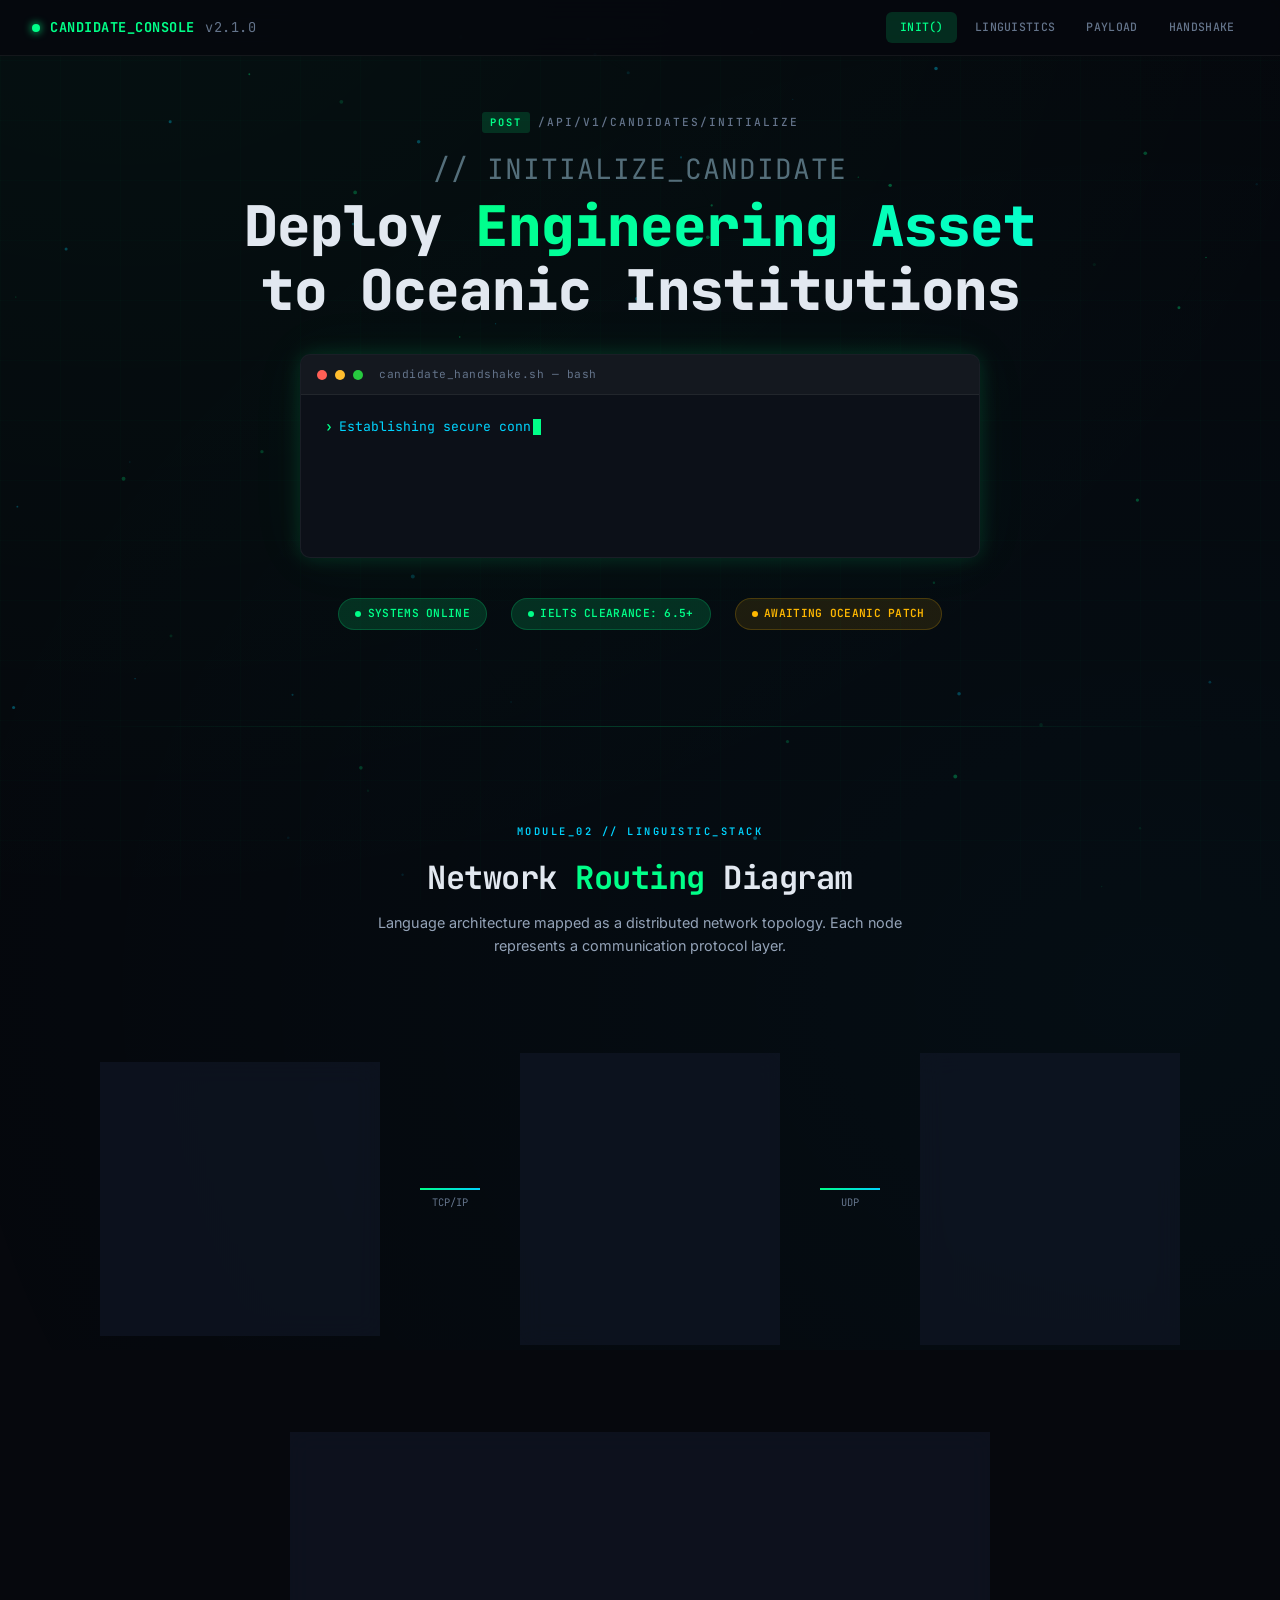
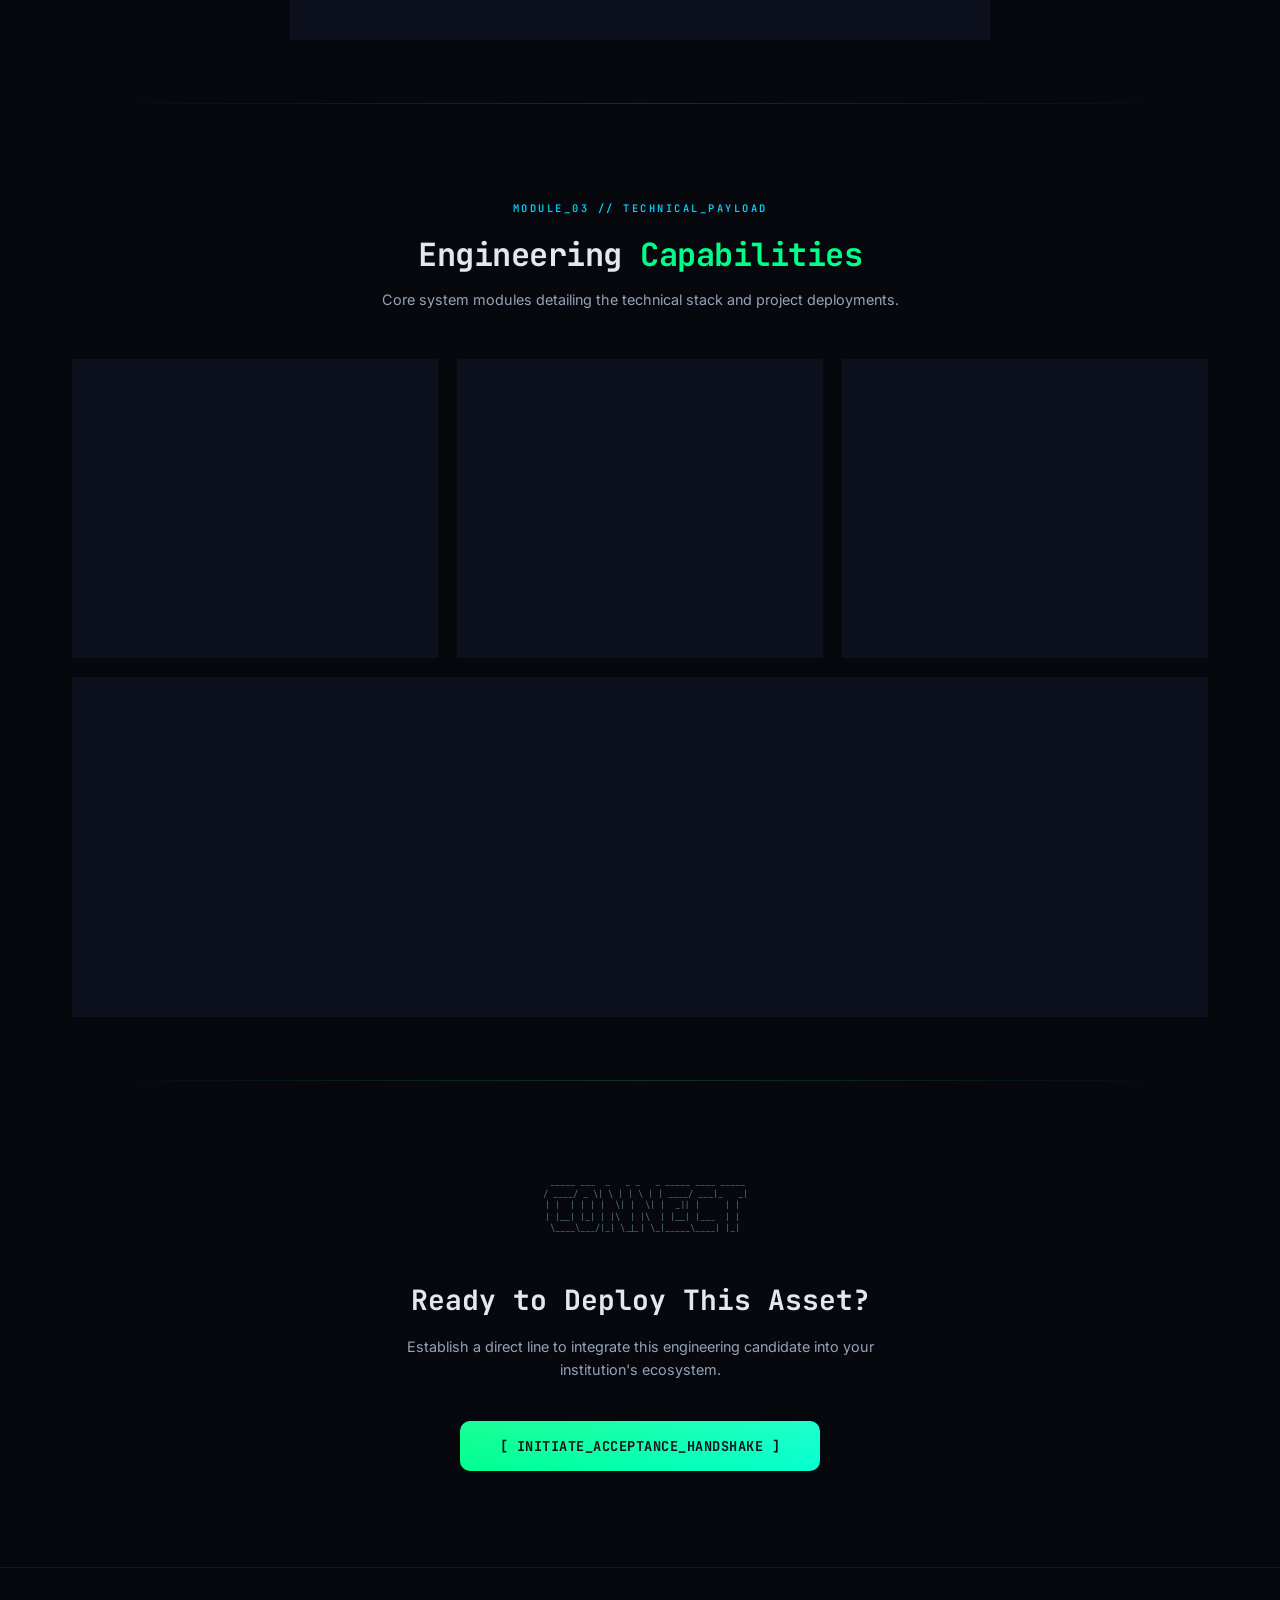
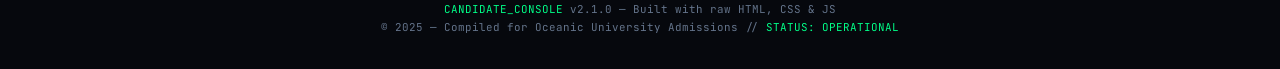
<file: candidate-console/index.html>
<!DOCTYPE html>
<html lang="en">
<head>
  <meta charset="UTF-8" />
  <meta name="viewport" content="width=device-width, initial-scale=1.0" />
  <title>CANDIDATE_CONSOLE — Engineering Asset for Oceanic Deployment</title>
  <meta name="description" content="Interactive developer-console style application profile for university and language school admissions in Australia and New Zealand. AI, Network Security, and Software Engineering capabilities." />

  <!-- Stylesheet -->
  <link rel="stylesheet" href="css/console.css" />

  <!-- Favicon (inline SVG) -->
  <link rel="icon" href="data:image/svg+xml,<svg xmlns='http://www.w3.org/2000/svg' viewBox='0 0 100 100'><text y='.9em' font-size='90'>⟩</text></svg>" />
</head>
<body>

  <!-- Particle Background Canvas -->
  <canvas id="particle-canvas"></canvas>

  <!-- ═══════════ NAVIGATION BAR ═══════════ -->
  <nav class="console-nav">
    <a href="#" class="nav-brand">
      <span class="status-dot"></span>
      CANDIDATE_CONSOLE <span style="color: var(--text-muted); font-weight: 400;">v2.1.0</span>
    </a>
    <div class="nav-links">
      <a href="#hero" class="active">init()</a>
      <a href="#linguistics">linguistics</a>
      <a href="#payload">payload</a>
      <a href="#handshake">handshake</a>
    </div>
  </nav>

  <!-- ═══════════ MAIN CONTENT ═══════════ -->
  <div class="page-container">

    <!-- ═══════════ HERO SECTION — The Endpoint ═══════════ -->
    <section id="hero" class="hero">
      <div class="hero-endpoint-tag">
        <span class="method">POST</span>
        /api/v1/candidates/initialize
      </div>

      <h1>
        <span class="comment">// INITIALIZE_CANDIDATE</span>
        Deploy <span class="accent">Engineering Asset</span><br>
        to Oceanic Institutions
      </h1>

      <!-- Terminal Animation Window -->
      <div class="terminal-window">
        <div class="terminal-header">
          <span class="terminal-dot red"></span>
          <span class="terminal-dot yellow"></span>
          <span class="terminal-dot green"></span>
          <span class="terminal-title">candidate_handshake.sh — bash</span>
        </div>
        <div class="terminal-body" id="terminal-lines">
          <!-- Lines injected by TerminalEngine.init() -->
        </div>
      </div>

      <!-- Status Badges -->
      <div class="hero-status-bar">
        <div class="status-badge online">
          <span class="badge-dot"></span>
          SYSTEMS ONLINE
        </div>
        <div class="status-badge online">
          <span class="badge-dot"></span>
          IELTS CLEARANCE: 6.5+
        </div>
        <div class="status-badge pending">
          <span class="badge-dot"></span>
          AWAITING OCEANIC PATCH
        </div>
      </div>
    </section>

    <div class="section-divider"></div>

    <!-- ═══════════ LINGUISTIC STACK — Network Routing ═══════════ -->
    <section id="linguistics">
      <div class="section-header">
        <div class="section-tag">MODULE_02 // LINGUISTIC_STACK</div>
        <h2 class="section-title">Network <span class="accent">Routing</span> Diagram</h2>
        <p class="section-subtitle">Language architecture mapped as a distributed network topology. Each node represents a communication protocol layer.</p>
      </div>

      <!-- Network Nodes -->
      <div class="network-topology">

        <!-- Node 1: Arabic — Base Root Server -->
        <div class="net-node primary reveal">
          <div class="node-icon green">ع</div>
          <div class="node-type green">BASE ROOT SERVER</div>
          <div class="node-name">Arabic</div>
          <div class="node-desc">Native language kernel. Full root-level access to Semitic linguistic architecture. Zero-latency processing.</div>
          <div class="bandwidth-bar">
            <div class="bandwidth-label">
              <span>BANDWIDTH</span>
              <span>100%</span>
            </div>
            <div class="bandwidth-track">
              <div class="bandwidth-fill green" data-width="100%"></div>
            </div>
          </div>
        </div>

        <!-- Connector -->
        <div class="node-connector reveal reveal-delay-1">
          <div class="connector-line"></div>
          <span>TCP/IP</span>
        </div>

        <!-- Node 2: English — High-Bandwidth Connection -->
        <div class="net-node reveal reveal-delay-2">
          <div class="node-icon blue">EN</div>
          <div class="node-type blue">HIGH-BANDWIDTH CONNECTION</div>
          <div class="node-name">English</div>
          <div class="node-desc">Professional & academic protocol. Full-duplex communication for technical documentation and collaborative development.</div>
          <div class="bandwidth-bar">
            <div class="bandwidth-label">
              <span>BANDWIDTH</span>
              <span>85%</span>
            </div>
            <div class="bandwidth-track">
              <div class="bandwidth-fill blue" data-width="85%"></div>
            </div>
          </div>
        </div>

        <!-- Connector -->
        <div class="node-connector reveal reveal-delay-3">
          <div class="connector-line"></div>
          <span>UDP</span>
        </div>

        <!-- Node 3: Turkish — Secondary Node -->
        <div class="net-node reveal reveal-delay-4">
          <div class="node-icon amber">TR</div>
          <div class="node-type amber">SECONDARY NODE</div>
          <div class="node-name">Turkish</div>
          <div class="node-desc">Agglutinative language module. Auxiliary channel for cross-cultural handshake protocols and expanded routing tables.</div>
          <div class="bandwidth-bar">
            <div class="bandwidth-label">
              <span>BANDWIDTH</span>
              <span>55%</span>
            </div>
            <div class="bandwidth-track">
              <div class="bandwidth-fill amber" data-width="55%"></div>
            </div>
          </div>
        </div>
      </div>

      <!-- Oceanic Cultural Protocols Card -->
      <div class="cultural-protocol-card reveal">
        <div class="protocol-header">
          <span class="protocol-title">⬡ Oceanic Cultural Protocols</span>
          <span class="protocol-status">AWAITING PATCH</span>
        </div>
        <p class="protocol-desc">
          Cultural adaptation module for Australia & New Zealand communication standards.
          This node requires on-site immersion data from a partnering university to compile.
          <strong style="color: var(--neon-amber);">Update patch pending: your institution provides the runtime.</strong>
        </p>
        <div class="protocol-progress-track">
          <div class="protocol-progress-fill"></div>
        </div>
        <div class="protocol-percentage">0% — Awaiting university deployment environment</div>
      </div>
    </section>

    <div class="section-divider"></div>

    <!-- ═══════════ TECHNICAL PAYLOAD — Capability Cards ═══════════ -->
    <section id="payload">
      <div class="section-header">
        <div class="section-tag">MODULE_03 // TECHNICAL_PAYLOAD</div>
        <h2 class="section-title">Engineering <span class="accent">Capabilities</span></h2>
        <p class="section-subtitle">Core system modules detailing the technical stack and project deployments.</p>
      </div>

      <div class="payload-grid">

        <!-- Card 1: AI -->
        <div class="payload-card reveal">
          <div class="card-header">
            <div class="card-icon green">🧠</div>
            <span class="card-version">v3.2</span>
          </div>
          <div class="card-title">Artificial Intelligence</div>
          <div class="card-desc">
            Deep learning model architecture, neural network design, computer vision pipelines, and NLP systems.
            Proficient in TensorFlow, PyTorch, and custom transformer architectures.
          </div>
          <div class="card-tags">
            <span class="card-tag">TensorFlow</span>
            <span class="card-tag">PyTorch</span>
            <span class="card-tag">Computer Vision</span>
            <span class="card-tag">NLP</span>
            <span class="card-tag">Transformers</span>
            <span class="card-tag">MLOps</span>
          </div>
        </div>

        <!-- Card 2: Network Security -->
        <div class="payload-card reveal reveal-delay-1">
          <div class="card-header">
            <div class="card-icon red">🛡️</div>
            <span class="card-version">v2.8</span>
          </div>
          <div class="card-title">Network Security</div>
          <div class="card-desc">
            Penetration testing, vulnerability assessment, cryptographic protocol implementation,
            and zero-trust network architecture. SIEM integration and incident response workflows.
          </div>
          <div class="card-tags">
            <span class="card-tag">Penetration Testing</span>
            <span class="card-tag">Cryptography</span>
            <span class="card-tag">Zero Trust</span>
            <span class="card-tag">SIEM</span>
            <span class="card-tag">Wireshark</span>
          </div>
        </div>

        <!-- Card 3: Software Development -->
        <div class="payload-card reveal reveal-delay-2">
          <div class="card-header">
            <div class="card-icon purple">⚙️</div>
            <span class="card-version">v4.0</span>
          </div>
          <div class="card-title">Software Development</div>
          <div class="card-desc">
            Full-stack engineering across web, mobile, and cloud-native platforms. CI/CD pipelines,
            microservices architecture, and containerized deployment on AWS / GCP.
          </div>
          <div class="card-tags">
            <span class="card-tag">JavaScript</span>
            <span class="card-tag">Python</span>
            <span class="card-tag">React</span>
            <span class="card-tag">Node.js</span>
            <span class="card-tag">Docker</span>
            <span class="card-tag">AWS</span>
          </div>
        </div>

        <!-- Card 4: Featured — IoT Security Framework -->
        <div class="payload-card featured reveal reveal-delay-3">
          <div class="card-header">
            <div class="card-icon blue">📡</div>
            <span class="card-version">FEATURED PROJECT</span>
          </div>
          <div class="card-title">Secure IoT Framework — EdgeGuard</div>
          <div class="card-desc">
            A lightweight, end-to-end encrypted communication framework for IoT edge devices.
            Implements mutual TLS authentication, OTA firmware verification, and anomaly detection
            at the network edge — designed for resource-constrained embedded systems.
          </div>
          <div class="featured-inner">
            <div class="card-tags" style="align-content: start;">
              <span class="card-tag">MQTT over TLS</span>
              <span class="card-tag">ESP32 / ARM Cortex</span>
              <span class="card-tag">Edge Computing</span>
              <span class="card-tag">OTA Signing</span>
              <span class="card-tag">Anomaly Detection</span>
              <span class="card-tag">C / Rust</span>
              <span class="card-tag">FreeRTOS</span>
            </div>
            <div class="featured-metrics">
              <div class="metric-item">
                <div class="metric-icon">🔐</div>
                <div class="metric-text">
                  <span class="metric-label">Encryption</span>
                  <span class="metric-value">AES-256-GCM + Ed25519 Signing</span>
                </div>
              </div>
              <div class="metric-item">
                <div class="metric-icon">⚡</div>
                <div class="metric-text">
                  <span class="metric-label">Latency</span>
                  <span class="metric-value">&lt; 12ms edge-to-cloud RTT</span>
                </div>
              </div>
              <div class="metric-item">
                <div class="metric-icon">📊</div>
                <div class="metric-text">
                  <span class="metric-label">Devices Tested</span>
                  <span class="metric-value">50+ concurrent nodes</span>
                </div>
              </div>
            </div>
          </div>
        </div>

      </div>
    </section>

    <div class="section-divider"></div>

    <!-- ═══════════ CALL TO ACTION — The Handshake ═══════════ -->
    <section id="handshake" class="cta-section">
      <pre class="cta-ascii reveal">
   _____ ___  _   _ _   _ _____ ____ _____
  / ____/ _ \| \ | | \ | | ____/ ___|_   _|
 | |  | | | |  \| |  \| |  _|| |     | |
 | |__| |_| | |\  | |\  | |__| |___  | |
  \____\___/|_| \_|_| \_|_____\____| |_|
      </pre>
      <h2 class="cta-title reveal reveal-delay-1">Ready to Deploy This Asset?</h2>
      <p class="cta-subtitle reveal reveal-delay-2">
        Establish a direct line to integrate this engineering candidate into your institution's ecosystem.
      </p>
      <button class="cta-btn reveal reveal-delay-3" onclick="ModalController.open()" id="cta-handshake-btn">
        <span>[ INITIATE_ACCEPTANCE_HANDSHAKE ]</span>
      </button>
    </section>

  </div><!-- /.page-container -->

  <!-- ═══════════ FOOTER ═══════════ -->
  <footer class="console-footer">
    <div class="page-container">
      <p class="footer-text">
        <span class="accent">CANDIDATE_CONSOLE</span> v2.1.0 — Built with raw HTML, CSS & JS<br>
        © 2025 — Compiled for Oceanic University Admissions // <span class="accent">STATUS: OPERATIONAL</span>
      </p>
    </div>
  </footer>

  <!-- ═══════════ MODAL — Contact Handshake Form ═══════════ -->
  <div class="modal-overlay" id="modal-overlay">
    <div class="modal-panel">
      <button class="modal-close" onclick="ModalController.close()" aria-label="Close modal">×</button>

      <!-- Form Content -->
      <div id="form-content">
        <div class="modal-tag">SECURE CHANNEL</div>
        <h3 class="modal-title">Initiate Handshake Protocol</h3>
        <p class="modal-subtitle">Establish a direct line to deploy this asset to your campus. All fields encrypted end-to-end.</p>

        <form id="handshake-form">
          <div class="form-group">
            <label class="form-label" for="contact-name">INSTITUTION / CONTACT NAME</label>
            <input type="text" class="form-input" id="contact-name" placeholder="e.g. University of Melbourne — Admissions" required />
          </div>

          <div class="form-group">
            <label class="form-label" for="contact-email">SECURE EMAIL ENDPOINT</label>
            <input type="email" class="form-input" id="contact-email" placeholder="admissions@university.edu.au" required />
          </div>

          <div class="form-group">
            <label class="form-label" for="contact-program">TARGET PROGRAM / DEPARTMENT</label>
            <input type="text" class="form-input" id="contact-program" placeholder="e.g. Master of AI, Computer Science" />
          </div>

          <div class="form-group">
            <label class="form-label" for="contact-message">TRANSMISSION PAYLOAD</label>
            <textarea class="form-textarea" id="contact-message" placeholder="Enter your message or inquiry here..." rows="3"></textarea>
          </div>

          <button type="submit" class="form-submit">
            ⟩ TRANSMIT_HANDSHAKE
          </button>
        </form>
      </div>

      <!-- Success State -->
      <div id="form-success" class="form-success" style="display: none;">
        <div class="success-icon">✅</div>
        <h3>HANDSHAKE_COMPLETE</h3>
        <p>Transmission received. Connection established.<br>Expect a response within 48 hours.</p>
      </div>
    </div>
  </div>

  <!-- App Script -->
  <script src="js/console.js"></script>

</body>
</html>
</file>
<file: candidate-console/css/console.css>
/* ═══════════════════════════════════════════════════════════════
   CANDIDATE CONSOLE — Developer Console / API Dashboard Theme
   Dark Mode • Neon Accents • Monospace • Zero-Latency Animations
   ═══════════════════════════════════════════════════════════════ */

/* ── Google Fonts ── */
@import url('https://fonts.googleapis.com/css2?family=JetBrains+Mono:ital,wght@0,300;0,400;0,500;0,600;0,700;0,800;1,400&family=Inter:wght@300;400;500;600;700&display=swap');

/* ── Design Tokens ── */
:root {
  /* Core Palette */
  --bg-void:        #06080d;
  --bg-surface:     #0c1018;
  --bg-elevated:    #111827;
  --bg-card:        rgba(17, 24, 39, 0.65);
  --bg-card-hover:  rgba(22, 33, 55, 0.8);

  /* Neon Accents */
  --neon-green:     #00ff88;
  --neon-green-dim: rgba(0, 255, 136, 0.15);
  --neon-blue:      #00d4ff;
  --neon-blue-dim:  rgba(0, 212, 255, 0.12);
  --neon-cyan:      #06ffd0;
  --neon-amber:     #ffb800;
  --neon-amber-dim: rgba(255, 184, 0, 0.1);
  --neon-red:       #ff3b6e;
  --neon-red-dim:   rgba(255, 59, 110, 0.1);
  --neon-purple:    #a855f7;
  --neon-purple-dim:rgba(168, 85, 247, 0.1);

  /* Text */
  --text-primary:   #e2e8f0;
  --text-secondary: #94a3b8;
  --text-muted:     #64748b;
  --text-comment:   #546e7a;

  /* Borders & Glow */
  --border-subtle:  rgba(255, 255, 255, 0.06);
  --border-glow:    rgba(0, 255, 136, 0.2);
  --glow-green:     0 0 20px rgba(0, 255, 136, 0.15), 0 0 60px rgba(0, 255, 136, 0.05);
  --glow-blue:      0 0 20px rgba(0, 212, 255, 0.15), 0 0 60px rgba(0, 212, 255, 0.05);

  /* Typography */
  --font-mono:      'JetBrains Mono', 'Fira Code', 'Cascadia Code', monospace;
  --font-sans:      'Inter', -apple-system, BlinkMacSystemFont, sans-serif;

  /* Spacing & Radius */
  --radius-sm:      6px;
  --radius-md:      10px;
  --radius-lg:      16px;
  --radius-xl:      24px;

  /* Animation */
  --ease-out-expo:  cubic-bezier(0.16, 1, 0.3, 1);
  --ease-spring:    cubic-bezier(0.34, 1.56, 0.64, 1);
}

/* ── Base Reset & Body ── */
*, *::before, *::after {
  margin: 0;
  padding: 0;
  box-sizing: border-box;
}

html {
  scroll-behavior: smooth;
  scrollbar-width: thin;
  scrollbar-color: var(--neon-green) var(--bg-surface);
}

body {
  font-family: var(--font-sans);
  background: var(--bg-void);
  color: var(--text-primary);
  line-height: 1.6;
  min-height: 100vh;
  overflow-x: hidden;
  -webkit-font-smoothing: antialiased;
  -moz-osx-font-smoothing: grayscale;
}

/* ── Animated Background Grid ── */
body::before {
  content: '';
  position: fixed;
  inset: 0;
  background:
    linear-gradient(rgba(0, 255, 136, 0.015) 1px, transparent 1px),
    linear-gradient(90deg, rgba(0, 255, 136, 0.015) 1px, transparent 1px);
  background-size: 60px 60px;
  pointer-events: none;
  z-index: 0;
  animation: gridPulse 8s ease-in-out infinite;
}

body::after {
  content: '';
  position: fixed;
  top: -50%;
  left: -50%;
  width: 200%;
  height: 200%;
  background: radial-gradient(ellipse at 30% 20%, rgba(0, 255, 136, 0.04) 0%, transparent 50%),
              radial-gradient(ellipse at 70% 80%, rgba(0, 212, 255, 0.03) 0%, transparent 50%);
  pointer-events: none;
  z-index: 0;
}

@keyframes gridPulse {
  0%, 100% { opacity: 0.6; }
  50% { opacity: 1; }
}

/* ── Scrollbar ── */
::-webkit-scrollbar { width: 6px; }
::-webkit-scrollbar-track { background: var(--bg-surface); }
::-webkit-scrollbar-thumb {
  background: rgba(0, 255, 136, 0.3);
  border-radius: 3px;
}
::-webkit-scrollbar-thumb:hover { background: rgba(0, 255, 136, 0.5); }

/* ── Selection ── */
::selection {
  background: rgba(0, 255, 136, 0.25);
  color: #fff;
}

/* ═══════════════════════════════════════════
   NAVIGATION BAR
   ═══════════════════════════════════════════ */
.console-nav {
  position: fixed;
  top: 0;
  left: 0;
  right: 0;
  z-index: 100;
  background: rgba(6, 8, 13, 0.85);
  backdrop-filter: blur(20px) saturate(180%);
  -webkit-backdrop-filter: blur(20px) saturate(180%);
  border-bottom: 1px solid var(--border-subtle);
  padding: 0 2rem;
  height: 56px;
  display: flex;
  align-items: center;
  justify-content: space-between;
}

.nav-brand {
  font-family: var(--font-mono);
  font-size: 0.85rem;
  font-weight: 700;
  color: var(--neon-green);
  display: flex;
  align-items: center;
  gap: 0.65rem;
  text-decoration: none;
  letter-spacing: 0.5px;
}

.nav-brand .status-dot {
  width: 8px;
  height: 8px;
  background: var(--neon-green);
  border-radius: 50%;
  box-shadow: 0 0 8px var(--neon-green);
  animation: statusPulse 2s ease-in-out infinite;
}

@keyframes statusPulse {
  0%, 100% { opacity: 1; box-shadow: 0 0 8px var(--neon-green); }
  50% { opacity: 0.5; box-shadow: 0 0 16px var(--neon-green); }
}

.nav-links {
  display: flex;
  gap: 0.25rem;
}

.nav-links a {
  font-family: var(--font-mono);
  font-size: 0.72rem;
  font-weight: 500;
  color: var(--text-muted);
  text-decoration: none;
  padding: 0.4rem 0.85rem;
  border-radius: var(--radius-sm);
  transition: all 0.2s ease;
  letter-spacing: 0.3px;
  text-transform: uppercase;
}

.nav-links a:hover {
  color: var(--neon-green);
  background: var(--neon-green-dim);
}

.nav-links a.active {
  color: var(--neon-green);
  background: var(--neon-green-dim);
}

/* ═══════════════════════════════════════════
   LAYOUT
   ═══════════════════════════════════════════ */
.page-container {
  position: relative;
  z-index: 1;
  max-width: 1200px;
  margin: 0 auto;
  padding: 0 2rem;
}

section {
  padding: 5rem 0 3rem;
}

section:first-of-type {
  padding-top: 7rem;
}

/* Section dividers */
.section-divider {
  width: 100%;
  height: 1px;
  background: linear-gradient(90deg, transparent, var(--border-glow), transparent);
  margin: 1rem 0;
}

/* ═══════════════════════════════════════════
   HERO SECTION — The Endpoint
   ═══════════════════════════════════════════ */
.hero {
  text-align: center;
  padding: 9rem 0 5rem;
}

.hero-endpoint-tag {
  font-family: var(--font-mono);
  font-size: 0.7rem;
  font-weight: 500;
  color: var(--text-muted);
  letter-spacing: 2px;
  text-transform: uppercase;
  margin-bottom: 1.25rem;
  display: flex;
  align-items: center;
  justify-content: center;
  gap: 0.5rem;
}

.hero-endpoint-tag .method {
  background: var(--neon-green-dim);
  color: var(--neon-green);
  padding: 0.15rem 0.5rem;
  border-radius: 3px;
  font-weight: 700;
  font-size: 0.65rem;
}

.hero h1 {
  font-family: var(--font-mono);
  font-size: clamp(2.25rem, 5vw, 3.5rem);
  font-weight: 800;
  color: var(--text-primary);
  line-height: 1.15;
  margin-bottom: 2rem;
  letter-spacing: -1px;
}

.hero h1 .comment {
  color: var(--text-comment);
  font-weight: 400;
  font-size: 0.5em;
  display: block;
  margin-bottom: 0.5rem;
  letter-spacing: 1px;
}

.hero h1 .accent {
  background: linear-gradient(135deg, var(--neon-green), var(--neon-cyan));
  -webkit-background-clip: text;
  -webkit-text-fill-color: transparent;
  background-clip: text;
}

/* Terminal Window */
.terminal-window {
  max-width: 680px;
  margin: 0 auto;
  background: var(--bg-surface);
  border: 1px solid var(--border-subtle);
  border-radius: var(--radius-md);
  overflow: hidden;
  box-shadow: var(--glow-green);
  text-align: left;
}

.terminal-header {
  background: rgba(255, 255, 255, 0.03);
  padding: 0.65rem 1rem;
  display: flex;
  align-items: center;
  gap: 0.5rem;
  border-bottom: 1px solid var(--border-subtle);
}

.terminal-dot {
  width: 10px;
  height: 10px;
  border-radius: 50%;
}
.terminal-dot.red    { background: #ff5f56; }
.terminal-dot.yellow { background: #ffbd2e; }
.terminal-dot.green  { background: #27c93f; }

.terminal-title {
  font-family: var(--font-mono);
  font-size: 0.7rem;
  color: var(--text-muted);
  margin-left: 0.5rem;
  letter-spacing: 0.5px;
}

.terminal-body {
  padding: 1.25rem 1.5rem;
  font-family: var(--font-mono);
  font-size: 0.82rem;
  line-height: 1.85;
  min-height: 140px;
}

.terminal-line {
  opacity: 0;
  transform: translateY(4px);
  transition: all 0.3s var(--ease-out-expo);
}

.terminal-line.visible {
  opacity: 1;
  transform: translateY(0);
}

.terminal-line .prompt {
  color: var(--neon-green);
  font-weight: 700;
  margin-right: 0.35rem;
}

.terminal-line .cmd {
  color: var(--text-secondary);
}

.terminal-line .success {
  color: var(--neon-green);
}

.terminal-line .info {
  color: var(--neon-blue);
}

.terminal-line .warn {
  color: var(--neon-amber);
}

.terminal-cursor {
  display: inline-block;
  width: 8px;
  height: 16px;
  background: var(--neon-green);
  animation: cursorBlink 1s step-end infinite;
  vertical-align: text-bottom;
  margin-left: 2px;
}

@keyframes cursorBlink {
  0%, 100% { opacity: 1; }
  50% { opacity: 0; }
}

/* Hero status badges */
.hero-status-bar {
  display: flex;
  justify-content: center;
  gap: 1.5rem;
  margin-top: 2.5rem;
  flex-wrap: wrap;
}

.status-badge {
  font-family: var(--font-mono);
  font-size: 0.7rem;
  font-weight: 600;
  padding: 0.4rem 1rem;
  border-radius: 100px;
  display: flex;
  align-items: center;
  gap: 0.4rem;
  letter-spacing: 0.3px;
}

.status-badge.online {
  background: var(--neon-green-dim);
  color: var(--neon-green);
  border: 1px solid rgba(0, 255, 136, 0.2);
}

.status-badge.pending {
  background: var(--neon-amber-dim);
  color: var(--neon-amber);
  border: 1px solid rgba(255, 184, 0, 0.2);
}

.status-badge .badge-dot {
  width: 6px;
  height: 6px;
  border-radius: 50%;
  background: currentColor;
}

/* ═══════════════════════════════════════════
   LINGUISTIC STACK — Network Routing Diagram
   ═══════════════════════════════════════════ */
.section-header {
  text-align: center;
  margin-bottom: 3rem;
}

.section-tag {
  font-family: var(--font-mono);
  font-size: 0.65rem;
  font-weight: 600;
  color: var(--neon-blue);
  letter-spacing: 2.5px;
  text-transform: uppercase;
  margin-bottom: 0.75rem;
}

.section-title {
  font-family: var(--font-mono);
  font-size: clamp(1.4rem, 3vw, 2rem);
  font-weight: 700;
  color: var(--text-primary);
  letter-spacing: -0.5px;
}

.section-title .accent {
  color: var(--neon-green);
}

.section-subtitle {
  font-size: 0.9rem;
  color: var(--text-secondary);
  margin-top: 0.5rem;
  max-width: 550px;
  margin-left: auto;
  margin-right: auto;
}

/* Network Topology Container */
.network-topology {
  position: relative;
  display: flex;
  justify-content: center;
  align-items: center;
  gap: 2rem;
  padding: 3rem 1rem;
  flex-wrap: wrap;
}

/* SVG Lines Container */
.topology-lines {
  position: absolute;
  inset: 0;
  pointer-events: none;
  z-index: 0;
}

.topology-lines line {
  stroke-dasharray: 8 4;
  animation: dashFlow 2s linear infinite;
}

@keyframes dashFlow {
  to { stroke-dashoffset: -24; }
}

/* Network Node */
.net-node {
  position: relative;
  z-index: 1;
  background: var(--bg-card);
  border: 1px solid var(--border-subtle);
  border-radius: var(--radius-lg);
  padding: 1.75rem 1.5rem;
  width: 260px;
  backdrop-filter: blur(12px);
  transition: all 0.35s var(--ease-out-expo);
  cursor: default;
}

.net-node:hover {
  border-color: var(--border-glow);
  background: var(--bg-card-hover);
  transform: translateY(-6px);
  box-shadow: var(--glow-green);
}

.net-node.primary {
  border-color: rgba(0, 255, 136, 0.25);
  width: 280px;
}

.net-node.primary::before {
  content: '';
  position: absolute;
  inset: -1px;
  border-radius: var(--radius-lg);
  background: linear-gradient(135deg, rgba(0, 255, 136, 0.15), transparent 60%);
  z-index: -1;
}

.node-icon {
  width: 44px;
  height: 44px;
  border-radius: var(--radius-md);
  display: flex;
  align-items: center;
  justify-content: center;
  font-size: 1.2rem;
  margin-bottom: 1rem;
  font-weight: 700;
}

.node-icon.green {
  background: var(--neon-green-dim);
  color: var(--neon-green);
  border: 1px solid rgba(0, 255, 136, 0.2);
}

.node-icon.blue {
  background: var(--neon-blue-dim);
  color: var(--neon-blue);
  border: 1px solid rgba(0, 212, 255, 0.2);
}

.node-icon.amber {
  background: var(--neon-amber-dim);
  color: var(--neon-amber);
  border: 1px solid rgba(255, 184, 0, 0.2);
}

.node-icon.purple {
  background: var(--neon-purple-dim);
  color: var(--neon-purple);
  border: 1px solid rgba(168, 85, 247, 0.2);
}

.node-type {
  font-family: var(--font-mono);
  font-size: 0.6rem;
  font-weight: 600;
  letter-spacing: 1.5px;
  text-transform: uppercase;
  margin-bottom: 0.35rem;
}

.node-type.green  { color: var(--neon-green); }
.node-type.blue   { color: var(--neon-blue); }
.node-type.amber  { color: var(--neon-amber); }
.node-type.purple { color: var(--neon-purple); }

.node-name {
  font-family: var(--font-mono);
  font-size: 1.1rem;
  font-weight: 700;
  color: var(--text-primary);
  margin-bottom: 0.35rem;
}

.node-desc {
  font-size: 0.78rem;
  color: var(--text-secondary);
  line-height: 1.5;
  margin-bottom: 1rem;
}

/* Bandwidth / Proficiency Bar */
.bandwidth-bar {
  margin-top: 0.75rem;
}

.bandwidth-label {
  font-family: var(--font-mono);
  font-size: 0.65rem;
  color: var(--text-muted);
  display: flex;
  justify-content: space-between;
  margin-bottom: 0.35rem;
}

.bandwidth-track {
  height: 6px;
  background: rgba(255, 255, 255, 0.06);
  border-radius: 3px;
  overflow: hidden;
}

.bandwidth-fill {
  height: 100%;
  border-radius: 3px;
  width: 0%;
  transition: width 1.5s var(--ease-out-expo);
}

.bandwidth-fill.green  { background: linear-gradient(90deg, var(--neon-green), var(--neon-cyan)); }
.bandwidth-fill.blue   { background: linear-gradient(90deg, var(--neon-blue), #6dd5fa); }
.bandwidth-fill.amber  { background: linear-gradient(90deg, var(--neon-amber), #ffd700); }
.bandwidth-fill.purple { background: linear-gradient(90deg, var(--neon-purple), #c084fc); }

/* Connection lines between nodes */
.node-connector {
  font-family: var(--font-mono);
  font-size: 0.65rem;
  color: var(--text-muted);
  display: flex;
  flex-direction: column;
  align-items: center;
  gap: 0.25rem;
  padding: 0 0.5rem;
}

.connector-line {
  width: 60px;
  height: 2px;
  background: linear-gradient(90deg, var(--neon-green), var(--neon-blue));
  position: relative;
  overflow: hidden;
}

.connector-line::after {
  content: '';
  position: absolute;
  top: 0;
  left: -100%;
  width: 50%;
  height: 100%;
  background: rgba(255, 255, 255, 0.6);
  animation: connectorPulse 2s ease-in-out infinite;
}

@keyframes connectorPulse {
  0% { left: -50%; }
  100% { left: 150%; }
}

/* Oceanic Cultural Protocols Card */
.cultural-protocol-card {
  max-width: 700px;
  margin: 2.5rem auto 0;
  background: var(--bg-card);
  border: 1px solid var(--border-subtle);
  border-radius: var(--radius-lg);
  padding: 1.75rem 2rem;
  backdrop-filter: blur(12px);
}

.protocol-header {
  display: flex;
  align-items: center;
  justify-content: space-between;
  margin-bottom: 1rem;
}

.protocol-title {
  font-family: var(--font-mono);
  font-size: 0.85rem;
  font-weight: 600;
  color: var(--neon-amber);
}

.protocol-status {
  font-family: var(--font-mono);
  font-size: 0.65rem;
  font-weight: 600;
  color: var(--neon-amber);
  background: var(--neon-amber-dim);
  padding: 0.2rem 0.65rem;
  border-radius: 100px;
  border: 1px solid rgba(255, 184, 0, 0.2);
  animation: statusBlink 2.5s ease-in-out infinite;
}

@keyframes statusBlink {
  0%, 100% { opacity: 1; }
  50% { opacity: 0.6; }
}

.protocol-desc {
  font-size: 0.8rem;
  color: var(--text-secondary);
  margin-bottom: 1rem;
  line-height: 1.5;
}

.protocol-progress-track {
  height: 8px;
  background: rgba(255, 255, 255, 0.06);
  border-radius: 4px;
  overflow: hidden;
  margin-bottom: 0.5rem;
}

.protocol-progress-fill {
  height: 100%;
  width: 0%;
  border-radius: 4px;
  background: linear-gradient(90deg, var(--neon-amber), #ffd700);
  transition: width 2s var(--ease-out-expo);
}

.protocol-percentage {
  font-family: var(--font-mono);
  font-size: 0.7rem;
  color: var(--text-muted);
  text-align: right;
}

/* ═══════════════════════════════════════════
   TECHNICAL PAYLOAD — Capability Cards Grid
   ═══════════════════════════════════════════ */
.payload-grid {
  display: grid;
  grid-template-columns: repeat(auto-fit, minmax(320px, 1fr));
  gap: 1.25rem;
}

.payload-card {
  background: var(--bg-card);
  border: 1px solid var(--border-subtle);
  border-radius: var(--radius-lg);
  padding: 1.75rem;
  backdrop-filter: blur(12px);
  transition: all 0.35s var(--ease-out-expo);
  cursor: default;
  position: relative;
  overflow: hidden;
}

.payload-card::before {
  content: '';
  position: absolute;
  top: 0;
  left: 0;
  right: 0;
  height: 2px;
  background: linear-gradient(90deg, transparent, var(--neon-green), transparent);
  opacity: 0;
  transition: opacity 0.35s ease;
}

.payload-card:hover {
  border-color: var(--border-glow);
  background: var(--bg-card-hover);
  transform: translateY(-4px);
  box-shadow: var(--glow-green);
}

.payload-card:hover::before {
  opacity: 1;
}

.payload-card.featured {
  border-color: rgba(0, 212, 255, 0.25);
  grid-column: 1 / -1;
}

.payload-card.featured::before {
  background: linear-gradient(90deg, transparent, var(--neon-blue), transparent);
}

.payload-card.featured:hover {
  box-shadow: var(--glow-blue);
}

.card-header {
  display: flex;
  align-items: flex-start;
  justify-content: space-between;
  margin-bottom: 1rem;
}

.card-icon {
  width: 40px;
  height: 40px;
  border-radius: var(--radius-sm);
  display: flex;
  align-items: center;
  justify-content: center;
  font-size: 1.15rem;
}

.card-icon.green  { background: var(--neon-green-dim); color: var(--neon-green); }
.card-icon.blue   { background: var(--neon-blue-dim); color: var(--neon-blue); }
.card-icon.amber  { background: var(--neon-amber-dim); color: var(--neon-amber); }
.card-icon.purple { background: var(--neon-purple-dim); color: var(--neon-purple); }
.card-icon.red    { background: var(--neon-red-dim); color: var(--neon-red); }

.card-version {
  font-family: var(--font-mono);
  font-size: 0.6rem;
  font-weight: 600;
  color: var(--text-muted);
  background: rgba(255, 255, 255, 0.04);
  padding: 0.2rem 0.5rem;
  border-radius: 3px;
  border: 1px solid var(--border-subtle);
}

.card-title {
  font-family: var(--font-mono);
  font-size: 1rem;
  font-weight: 700;
  color: var(--text-primary);
  margin-bottom: 0.4rem;
}

.card-desc {
  font-size: 0.82rem;
  color: var(--text-secondary);
  line-height: 1.55;
  margin-bottom: 1rem;
}

.card-tags {
  display: flex;
  flex-wrap: wrap;
  gap: 0.4rem;
}

.card-tag {
  font-family: var(--font-mono);
  font-size: 0.62rem;
  font-weight: 500;
  color: var(--text-muted);
  background: rgba(255, 255, 255, 0.04);
  border: 1px solid var(--border-subtle);
  padding: 0.2rem 0.55rem;
  border-radius: 3px;
  transition: all 0.2s ease;
}

.payload-card:hover .card-tag {
  border-color: rgba(0, 255, 136, 0.15);
  color: var(--text-secondary);
}

/* Featured card inner layout */
.featured-inner {
  display: grid;
  grid-template-columns: 1fr 1fr;
  gap: 1.5rem;
  align-items: center;
}

.featured-metrics {
  display: flex;
  flex-direction: column;
  gap: 0.85rem;
}

.metric-item {
  display: flex;
  align-items: center;
  gap: 0.75rem;
}

.metric-icon {
  width: 32px;
  height: 32px;
  border-radius: var(--radius-sm);
  background: var(--neon-blue-dim);
  display: flex;
  align-items: center;
  justify-content: center;
  font-size: 0.85rem;
  color: var(--neon-blue);
  flex-shrink: 0;
}

.metric-text {
  display: flex;
  flex-direction: column;
}

.metric-label {
  font-family: var(--font-mono);
  font-size: 0.6rem;
  color: var(--text-muted);
  letter-spacing: 0.5px;
  text-transform: uppercase;
}

.metric-value {
  font-family: var(--font-mono);
  font-size: 0.82rem;
  color: var(--text-primary);
  font-weight: 600;
}

/* ═══════════════════════════════════════════
   CALL TO ACTION — The Handshake
   ═══════════════════════════════════════════ */
.cta-section {
  text-align: center;
  padding: 5rem 0 6rem;
}

.cta-ascii {
  font-family: var(--font-mono);
  font-size: 0.55rem;
  color: var(--text-comment);
  line-height: 1.3;
  margin-bottom: 2rem;
  white-space: pre;
  opacity: 0.5;
}

.cta-title {
  font-family: var(--font-mono);
  font-size: clamp(1.25rem, 2.5vw, 1.75rem);
  font-weight: 700;
  color: var(--text-primary);
  margin-bottom: 0.75rem;
}

.cta-subtitle {
  font-size: 0.9rem;
  color: var(--text-secondary);
  margin-bottom: 2.5rem;
  max-width: 500px;
  margin-left: auto;
  margin-right: auto;
}

/* CTA Button */
.cta-btn {
  font-family: var(--font-mono);
  font-size: 0.85rem;
  font-weight: 700;
  color: var(--bg-void);
  background: linear-gradient(135deg, var(--neon-green), var(--neon-cyan));
  border: none;
  padding: 1rem 2.5rem;
  border-radius: var(--radius-md);
  cursor: pointer;
  position: relative;
  overflow: hidden;
  transition: all 0.3s var(--ease-out-expo);
  letter-spacing: 0.5px;
}

.cta-btn::before {
  content: '';
  position: absolute;
  inset: 0;
  background: linear-gradient(135deg, var(--neon-cyan), var(--neon-green));
  opacity: 0;
  transition: opacity 0.3s ease;
}

.cta-btn:hover {
  transform: translateY(-3px) scale(1.02);
  box-shadow: 0 0 30px rgba(0, 255, 136, 0.3), 0 0 60px rgba(0, 255, 136, 0.1);
}

.cta-btn:hover::before {
  opacity: 1;
}

.cta-btn span {
  position: relative;
  z-index: 1;
}

/* Glitch scan line on button */
.cta-btn::after {
  content: '';
  position: absolute;
  top: -100%;
  left: 0;
  right: 0;
  height: 200%;
  background: linear-gradient(transparent, rgba(255, 255, 255, 0.1), transparent);
  animation: btnScan 3s ease-in-out infinite;
  z-index: 1;
}

@keyframes btnScan {
  0%, 100% { top: -200%; }
  50% { top: 200%; }
}

/* ═══════════════════════════════════════════
   MODAL — Contact Handshake Form
   ═══════════════════════════════════════════ */
.modal-overlay {
  position: fixed;
  inset: 0;
  z-index: 1000;
  background: rgba(6, 8, 13, 0.85);
  backdrop-filter: blur(8px);
  display: flex;
  align-items: center;
  justify-content: center;
  opacity: 0;
  visibility: hidden;
  transition: all 0.35s var(--ease-out-expo);
}

.modal-overlay.active {
  opacity: 1;
  visibility: visible;
}

.modal-panel {
  background: var(--bg-elevated);
  border: 1px solid var(--border-subtle);
  border-radius: var(--radius-xl);
  width: 90%;
  max-width: 520px;
  padding: 2.5rem;
  position: relative;
  transform: translateY(30px) scale(0.95);
  transition: transform 0.4s var(--ease-spring);
  box-shadow: 0 25px 80px rgba(0, 0, 0, 0.5);
}

.modal-overlay.active .modal-panel {
  transform: translateY(0) scale(1);
}

.modal-close {
  position: absolute;
  top: 1.25rem;
  right: 1.25rem;
  width: 32px;
  height: 32px;
  border-radius: var(--radius-sm);
  background: rgba(255, 255, 255, 0.04);
  border: 1px solid var(--border-subtle);
  color: var(--text-muted);
  cursor: pointer;
  display: flex;
  align-items: center;
  justify-content: center;
  font-size: 1.1rem;
  font-family: var(--font-mono);
  transition: all 0.2s ease;
}

.modal-close:hover {
  background: var(--neon-red-dim);
  border-color: rgba(255, 59, 110, 0.3);
  color: var(--neon-red);
}

.modal-tag {
  font-family: var(--font-mono);
  font-size: 0.6rem;
  font-weight: 600;
  color: var(--neon-green);
  letter-spacing: 2px;
  text-transform: uppercase;
  margin-bottom: 0.65rem;
}

.modal-title {
  font-family: var(--font-mono);
  font-size: 1.2rem;
  font-weight: 700;
  color: var(--text-primary);
  margin-bottom: 0.4rem;
}

.modal-subtitle {
  font-size: 0.82rem;
  color: var(--text-secondary);
  margin-bottom: 1.75rem;
  line-height: 1.5;
}

/* Form Fields */
.form-group {
  margin-bottom: 1.15rem;
}

.form-label {
  display: block;
  font-family: var(--font-mono);
  font-size: 0.68rem;
  font-weight: 600;
  color: var(--text-muted);
  letter-spacing: 0.5px;
  text-transform: uppercase;
  margin-bottom: 0.4rem;
}

.form-input,
.form-textarea {
  width: 100%;
  background: var(--bg-surface);
  border: 1px solid var(--border-subtle);
  border-radius: var(--radius-sm);
  padding: 0.7rem 1rem;
  font-family: var(--font-mono);
  font-size: 0.82rem;
  color: var(--text-primary);
  outline: none;
  transition: all 0.25s ease;
}

.form-input:focus,
.form-textarea:focus {
  border-color: var(--neon-green);
  box-shadow: 0 0 0 3px rgba(0, 255, 136, 0.08);
}

.form-input::placeholder,
.form-textarea::placeholder {
  color: var(--text-muted);
}

.form-textarea {
  resize: vertical;
  min-height: 90px;
  line-height: 1.6;
}

.form-submit {
  width: 100%;
  font-family: var(--font-mono);
  font-size: 0.82rem;
  font-weight: 700;
  color: var(--bg-void);
  background: linear-gradient(135deg, var(--neon-green), var(--neon-cyan));
  border: none;
  padding: 0.85rem;
  border-radius: var(--radius-sm);
  cursor: pointer;
  margin-top: 0.5rem;
  transition: all 0.3s ease;
  letter-spacing: 0.5px;
}

.form-submit:hover {
  box-shadow: 0 0 25px rgba(0, 255, 136, 0.25);
  transform: translateY(-2px);
}

.form-submit:active {
  transform: translateY(0);
}

/* Success state for form */
.form-success {
  text-align: center;
  padding: 2rem 0;
}

.form-success .success-icon {
  font-size: 3rem;
  margin-bottom: 1rem;
  animation: successPop 0.5s var(--ease-spring);
}

@keyframes successPop {
  0% { transform: scale(0); }
  100% { transform: scale(1); }
}

.form-success h3 {
  font-family: var(--font-mono);
  font-size: 1.1rem;
  color: var(--neon-green);
  margin-bottom: 0.5rem;
}

.form-success p {
  font-size: 0.85rem;
  color: var(--text-secondary);
}

/* ═══════════════════════════════════════════
   FOOTER
   ═══════════════════════════════════════════ */
.console-footer {
  border-top: 1px solid var(--border-subtle);
  padding: 2rem 0;
  text-align: center;
}

.footer-text {
  font-family: var(--font-mono);
  font-size: 0.68rem;
  color: var(--text-muted);
  line-height: 1.7;
}

.footer-text .accent {
  color: var(--neon-green);
}

/* ═══════════════════════════════════════════
   INTERSECTION OBSERVER ANIMATIONS
   ═══════════════════════════════════════════ */
.reveal {
  opacity: 0;
  transform: translateY(30px);
  transition: all 0.7s var(--ease-out-expo);
}

.reveal.visible {
  opacity: 1;
  transform: translateY(0);
}

.reveal-delay-1 { transition-delay: 0.1s; }
.reveal-delay-2 { transition-delay: 0.2s; }
.reveal-delay-3 { transition-delay: 0.3s; }
.reveal-delay-4 { transition-delay: 0.4s; }

/* ═══════════════════════════════════════════
   PARTICLE CANVAS
   ═══════════════════════════════════════════ */
#particle-canvas {
  position: fixed;
  inset: 0;
  z-index: 0;
  pointer-events: none;
}

/* ═══════════════════════════════════════════
   RESPONSIVE
   ═══════════════════════════════════════════ */
@media (max-width: 900px) {
  .network-topology {
    flex-direction: column;
    gap: 1.25rem;
  }

  .node-connector {
    transform: rotate(90deg);
    padding: 0.25rem 0;
  }

  .net-node,
  .net-node.primary {
    width: 100%;
    max-width: 360px;
  }

  .payload-grid {
    grid-template-columns: 1fr;
  }

  .payload-card.featured {
    grid-column: 1;
  }

  .featured-inner {
    grid-template-columns: 1fr;
  }

  .console-nav {
    padding: 0 1rem;
  }

  .nav-links {
    display: none;
  }

  .page-container {
    padding: 0 1.25rem;
  }
}

@media (max-width: 600px) {
  .hero h1 {
    font-size: 1.75rem;
  }

  .terminal-body {
    font-size: 0.72rem;
    padding: 1rem;
  }

  .hero-status-bar {
    flex-direction: column;
    align-items: center;
  }

  .modal-panel {
    padding: 1.75rem;
    width: 95%;
  }
}
</file>
